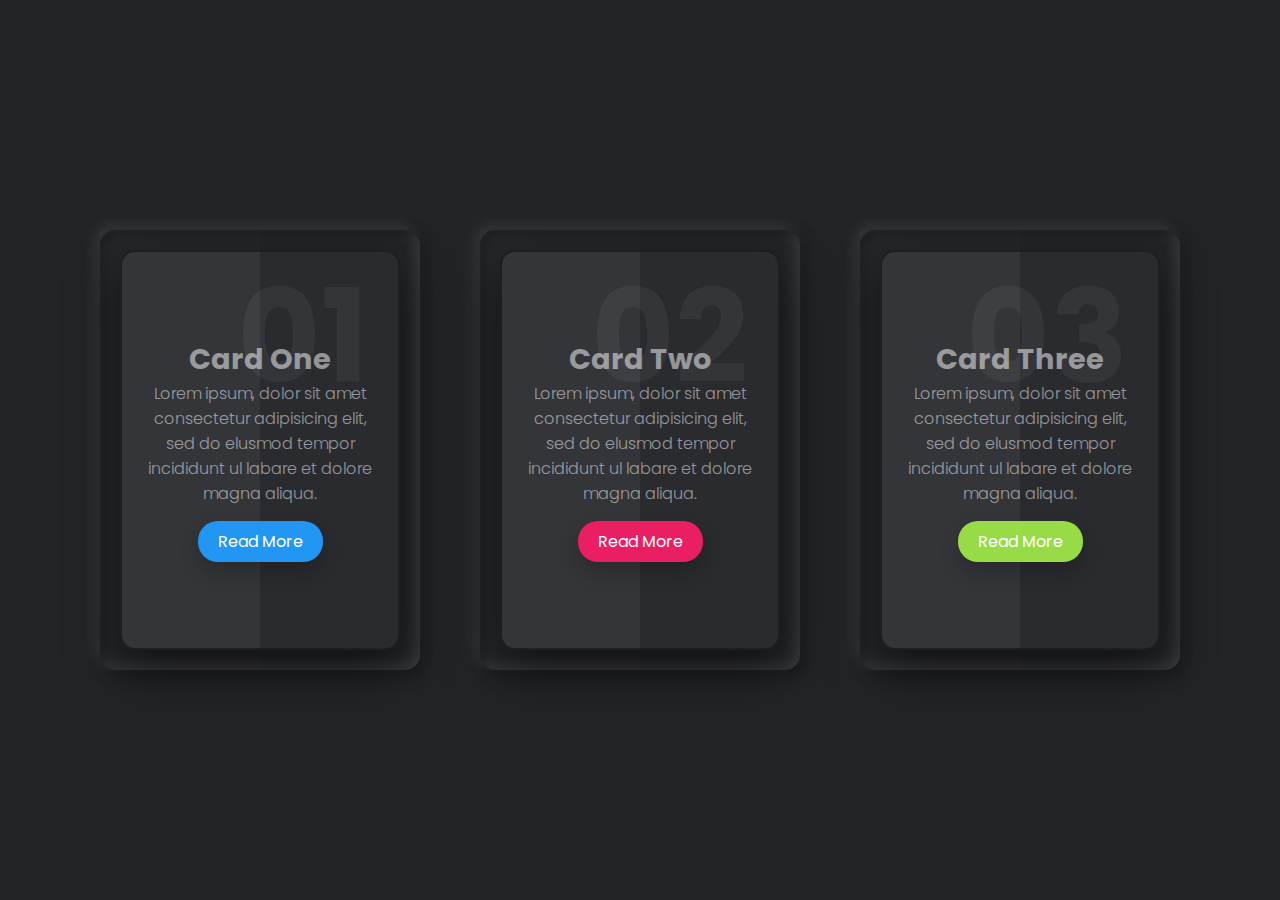
<file: 01_CSS_Dark_Neumorphism_Cards/index.html>
<!DOCTYPE html>
<html lang="en">
<head>
  <meta charset="UTF-8">
  <meta name="viewport" content="width=device-width, initial-scale=1.0">
  <title>CSS Dark Neumorphic Cards</title>
  <link rel ="stylesheet" href="style.css">
</head>
<body>
  <div class="container">
    <div class="card">
      <div class="box">
        <div class="content">
          <h2>01</h2>
          <h3>Card One</h3>
          <p>Lorem ipsum, dolor sit amet consectetur adipisicing elit, sed do elusmod tempor incididunt ul labare et dolore magna aliqua.</p>
          <a href="#">Read More</a>
        </div>
      </div>
    </div>
    <div class="card">
      <div class="box">
        <div class="content">
          <h2>02</h2>
          <h3>Card Two</h3>
          <p>Lorem ipsum, dolor sit amet consectetur adipisicing elit, sed do elusmod tempor incididunt ul labare et dolore magna aliqua.</p>
          <a href="#">Read More</a>
        </div>
      </div>
    </div>
    <div class="card">
      <div class="box">
        <div class="content">
          <h2>03</h2>
          <h3>Card Three</h3>
          <p>Lorem ipsum, dolor sit amet consectetur adipisicing elit, sed do elusmod tempor incididunt ul labare et dolore magna aliqua.</p>
          <a href="#">Read More</a>
        </div>
      </div>
    </div>
  </div>
</body>
</html>
</file>
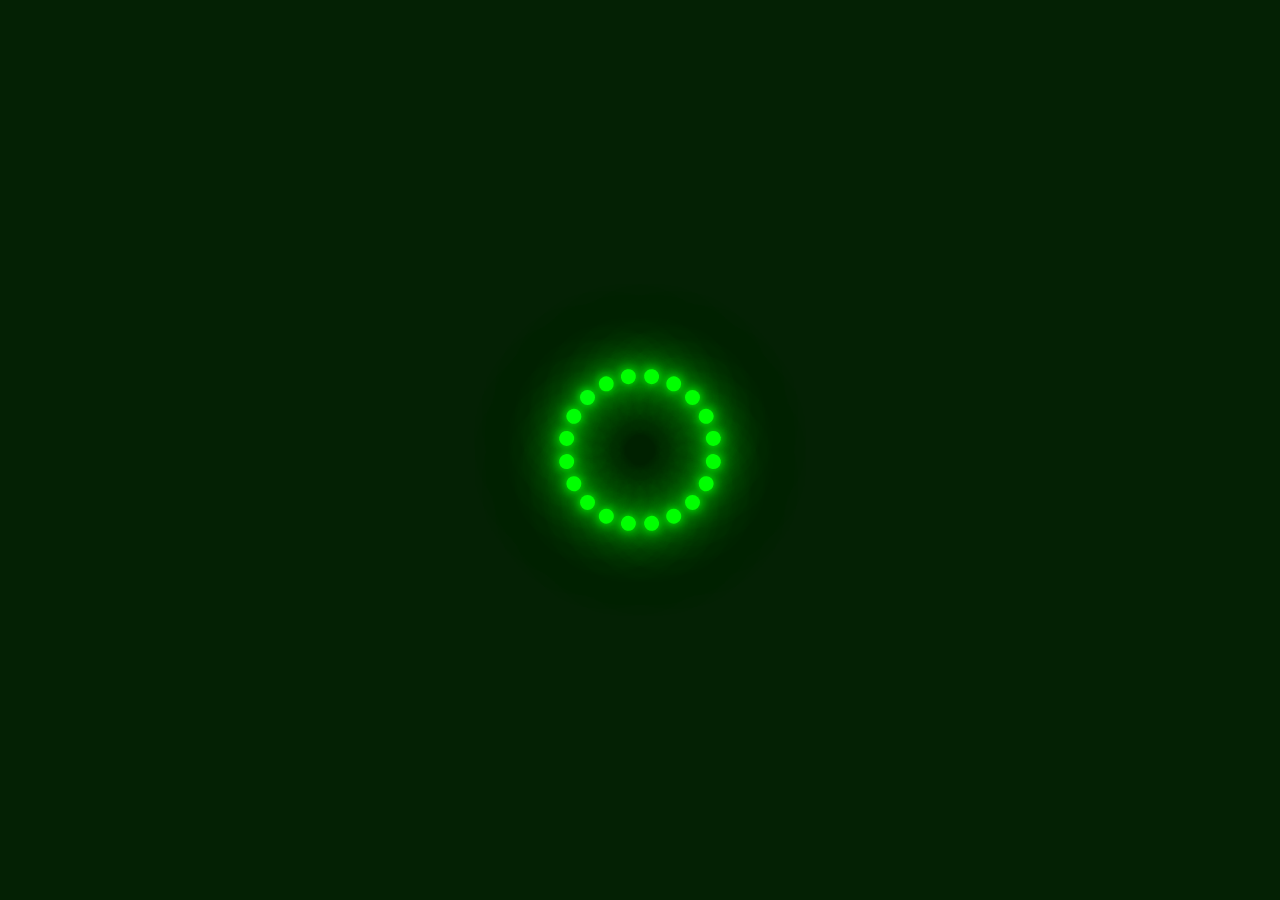
<file: 02_CCS_Creative_loading/index.html>
<!DOCTYPE html>
<html lang="en">
<head>
  <meta charset="UTF-8">
  <meta name="viewport" content="width=device-width, initial-scale=1.0">
  <link rel="stylesheet" href="style.css">
  <title>CSS Creative Loader Animation Effects</title>
</head>
<body>
  <section>
    <div class="loader">
      <span style="--i:1;"></span>
      <span style="--i:2;"></span>
      <span style="--i:3;"></span>
      <span style="--i:4;"></span>
      <span style="--i:5;"></span>
      <span style="--i:6;"></span>
      <span style="--i:7;"></span>
      <span style="--i:8;"></span>
      <span style="--i:9;"></span>
      <span style="--i:10;"></span>
      <span style="--i:11;"></span>
      <span style="--i:12;"></span>
      <span style="--i:13;"></span>
      <span style="--i:14;"></span>
      <span style="--i:15;"></span>
      <span style="--i:16;"></span>
      <span style="--i:17;"></span>
      <span style="--i:18;"></span>
      <span style="--i:19;"></span>
      <span style="--i:20;"></span>

    </div>
  </section>
  
</body>
</html>
</file>
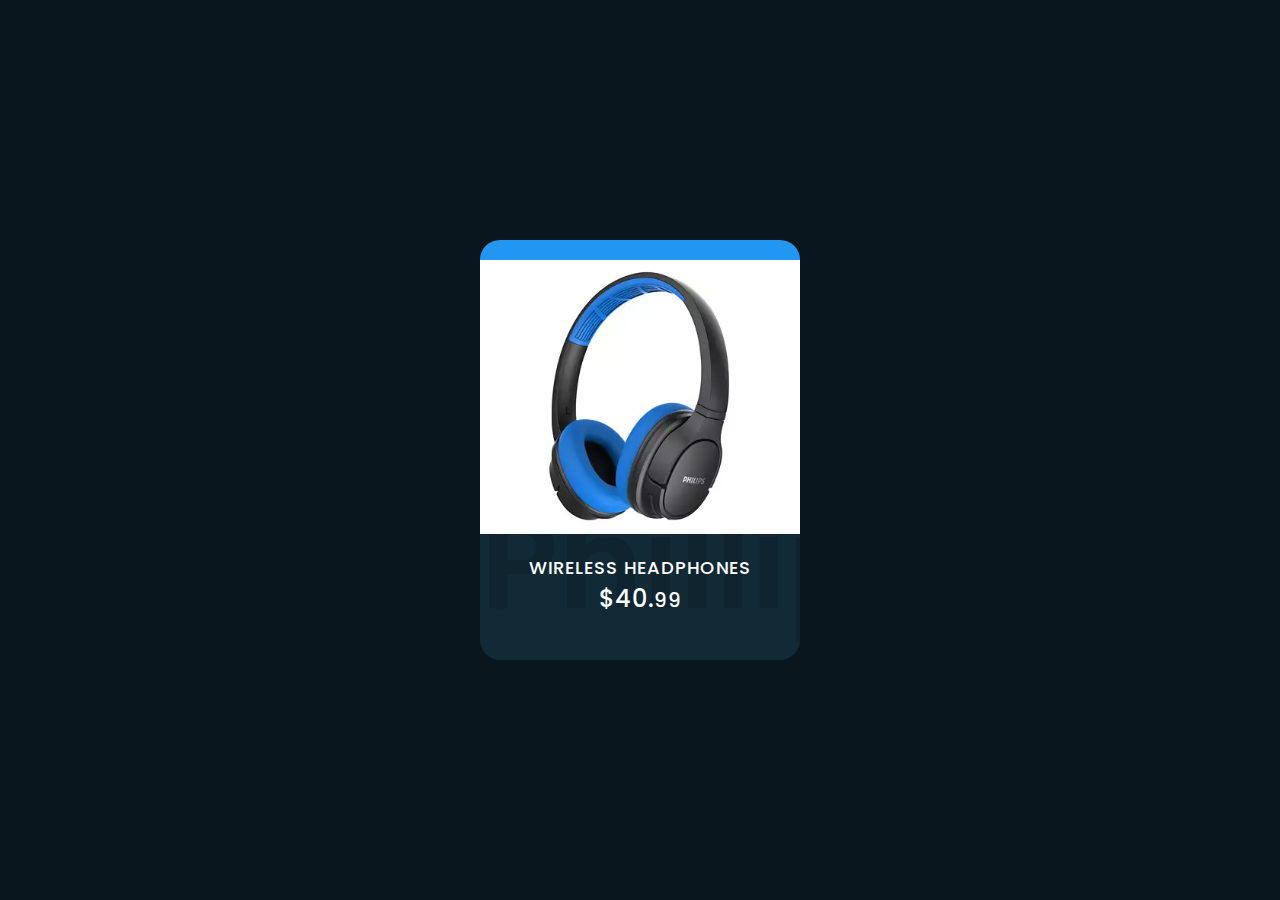
<file: 03_Simple_Product_Card/index.html>
<!DOCTYPE html>
<html lang="en">
<head>
  <meta charset="UTF-8">
  <meta name="viewport" content="width=device-width, initial-scale=1.0">
  <link rel="stylesheet" href="style.css">
  <title>Product Card | 2020</title>
</head>
<body>
  <div class="card">
    <div class="imgBx">
      <img src="headphone.png"/>
    </div>
    <div class="contentBx">
      <h3>Wireless Headphones</h3>
      <h2 class="price">$40.<small>99</small></h2>
      <a href="#" class="buy">Buy Now</a>
    </div>
  </div>
  
</body>
</html>
</file>
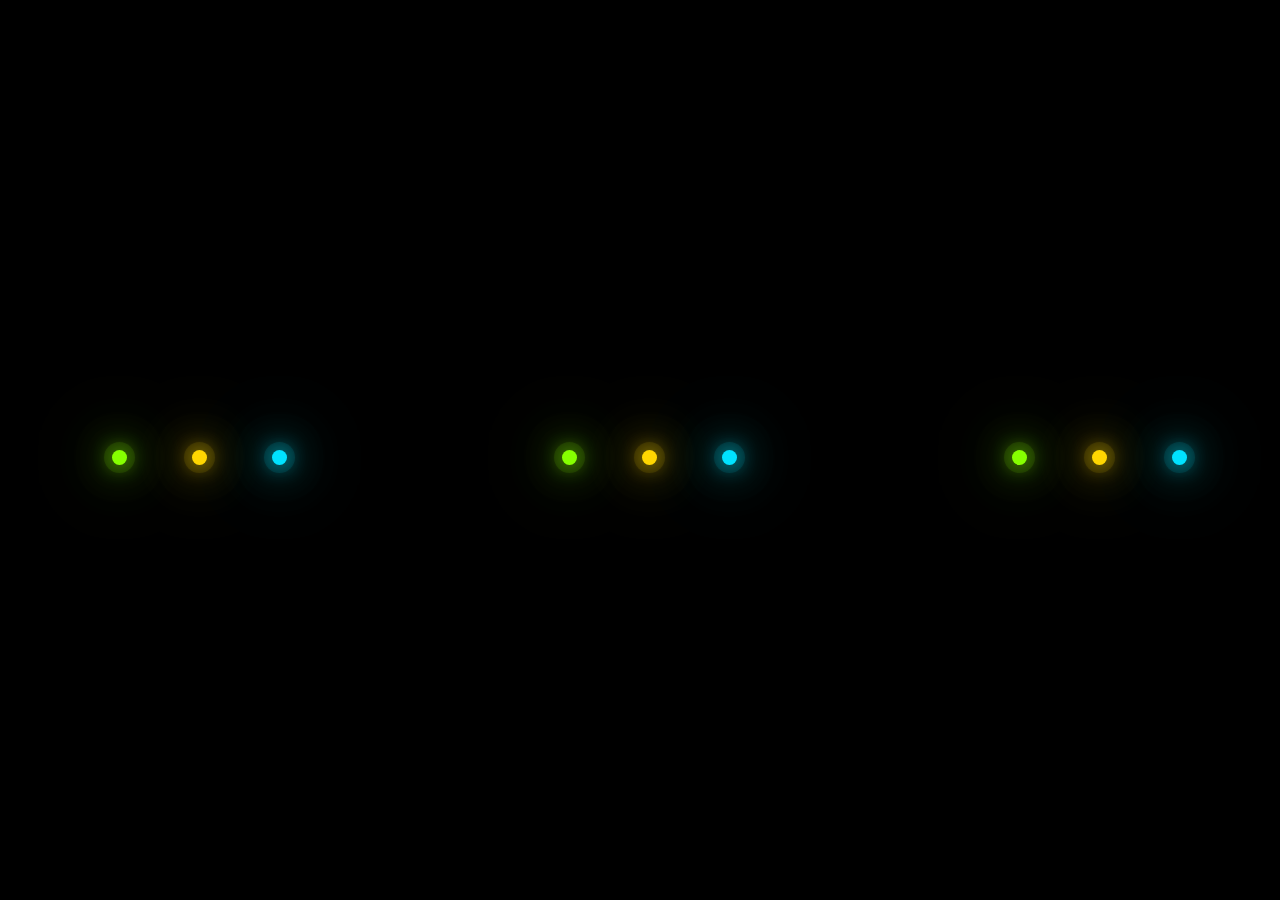
<file: 04_Particles_Background_Animation_Effects/index.html>
<!DOCTYPE html>
<html lang="en">
<head>
  <meta charset="UTF-8">
  <meta name="viewport" content="width=device-width, initial-scale=1.0">
  <link rel="stylesheet" type="text/css" href="style.css">
  <title>Glowing Dots Animation</title>
</head>
<body>
  <div class="glowing">
    <span style="--i:1;"></span>
    <span style="--i:2;"></span>
    <span style="--i:3;"></span>
  </div>
  <div class="glowing">
    <span style="--i:1;"></span>
    <span style="--i:2;"></span>
    <span style="--i:3;"></span>
  </div>
  <div class="glowing">
    <span style="--i:1;"></span>
    <span style="--i:2;"></span>
    <span style="--i:3;"></span>
  </div>
  <div class="glowing">
    <span style="--i:1;"></span>
    <span style="--i:2;"></span>
    <span style="--i:3;"></span>
  </div>
  
</body>
</html>
</file>
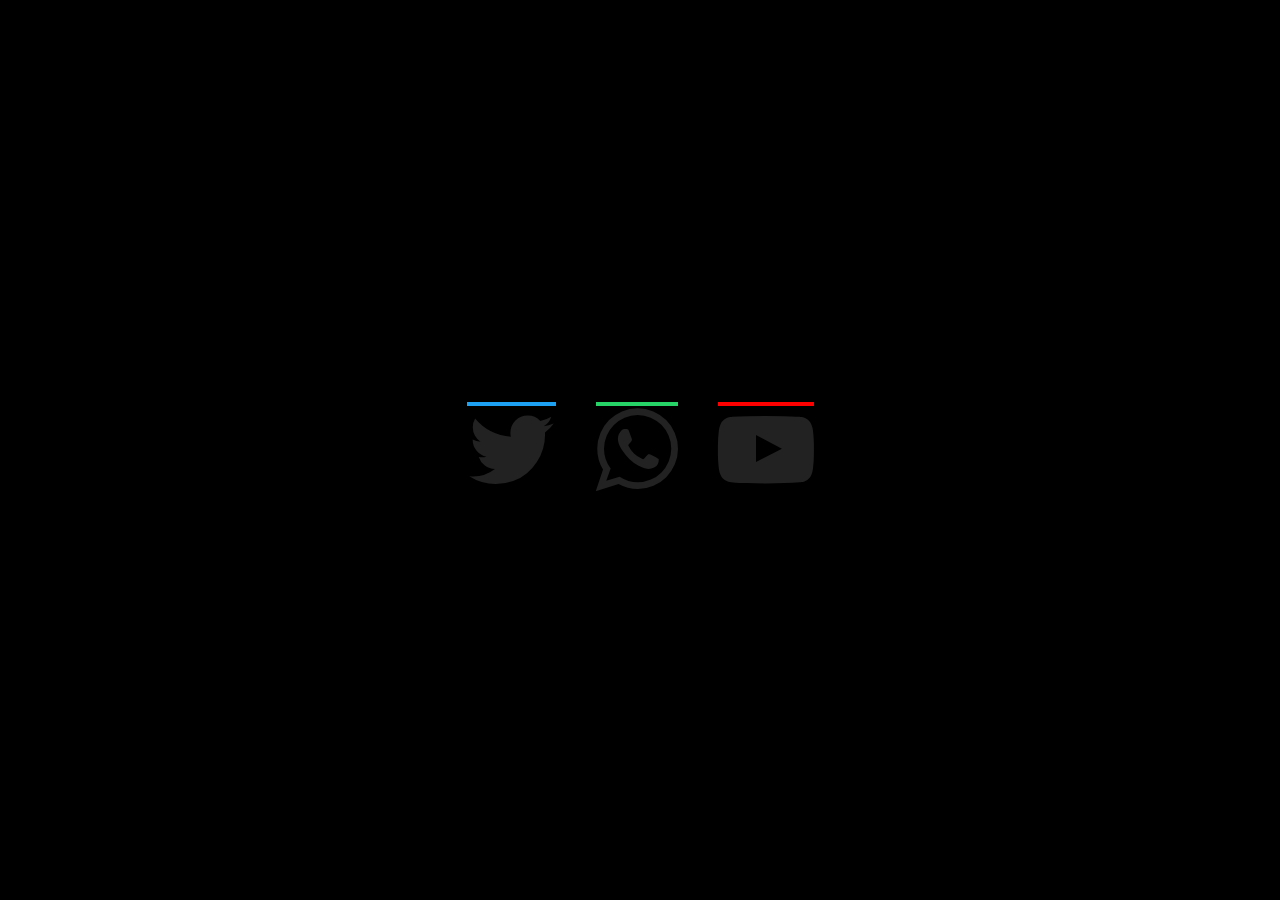
<file: 05_Social_Media_Buttons/index.html>
<!DOCTYPE html>
<html lang="en">
<head>
    <meta charset="UTF-8">
    <meta http-equiv="X-UA-Compatible" content="IE=edge">
    <meta name="viewport" content="width=device-width, initial-scale=1.0">
    <title>CSS Magic Line Icon Fill Hover Effects | Social Media Buttons</title>
    <link rel="stylesheet" href="https://stackpath.bootstrapcdn.com/font-awesome/4.7.0/css/font-awesome.min.css">
    <link rel="stylesheet" type="text/css" href="style.css">
</head>
<body>
    <ul>
        <li><a href="#"><i class="fa fa-twitter" aria-hidden="true"></i></a></li>
        <li><a href="#"><i class="fa fa-whatsapp" aria-hidden="true"></i></a></li>
        <li><a href="#"><i class="fa fa-youtube-play" aria-hidden="true"></i></a></li>
    </ul>
    
</body>
</html>
</file>
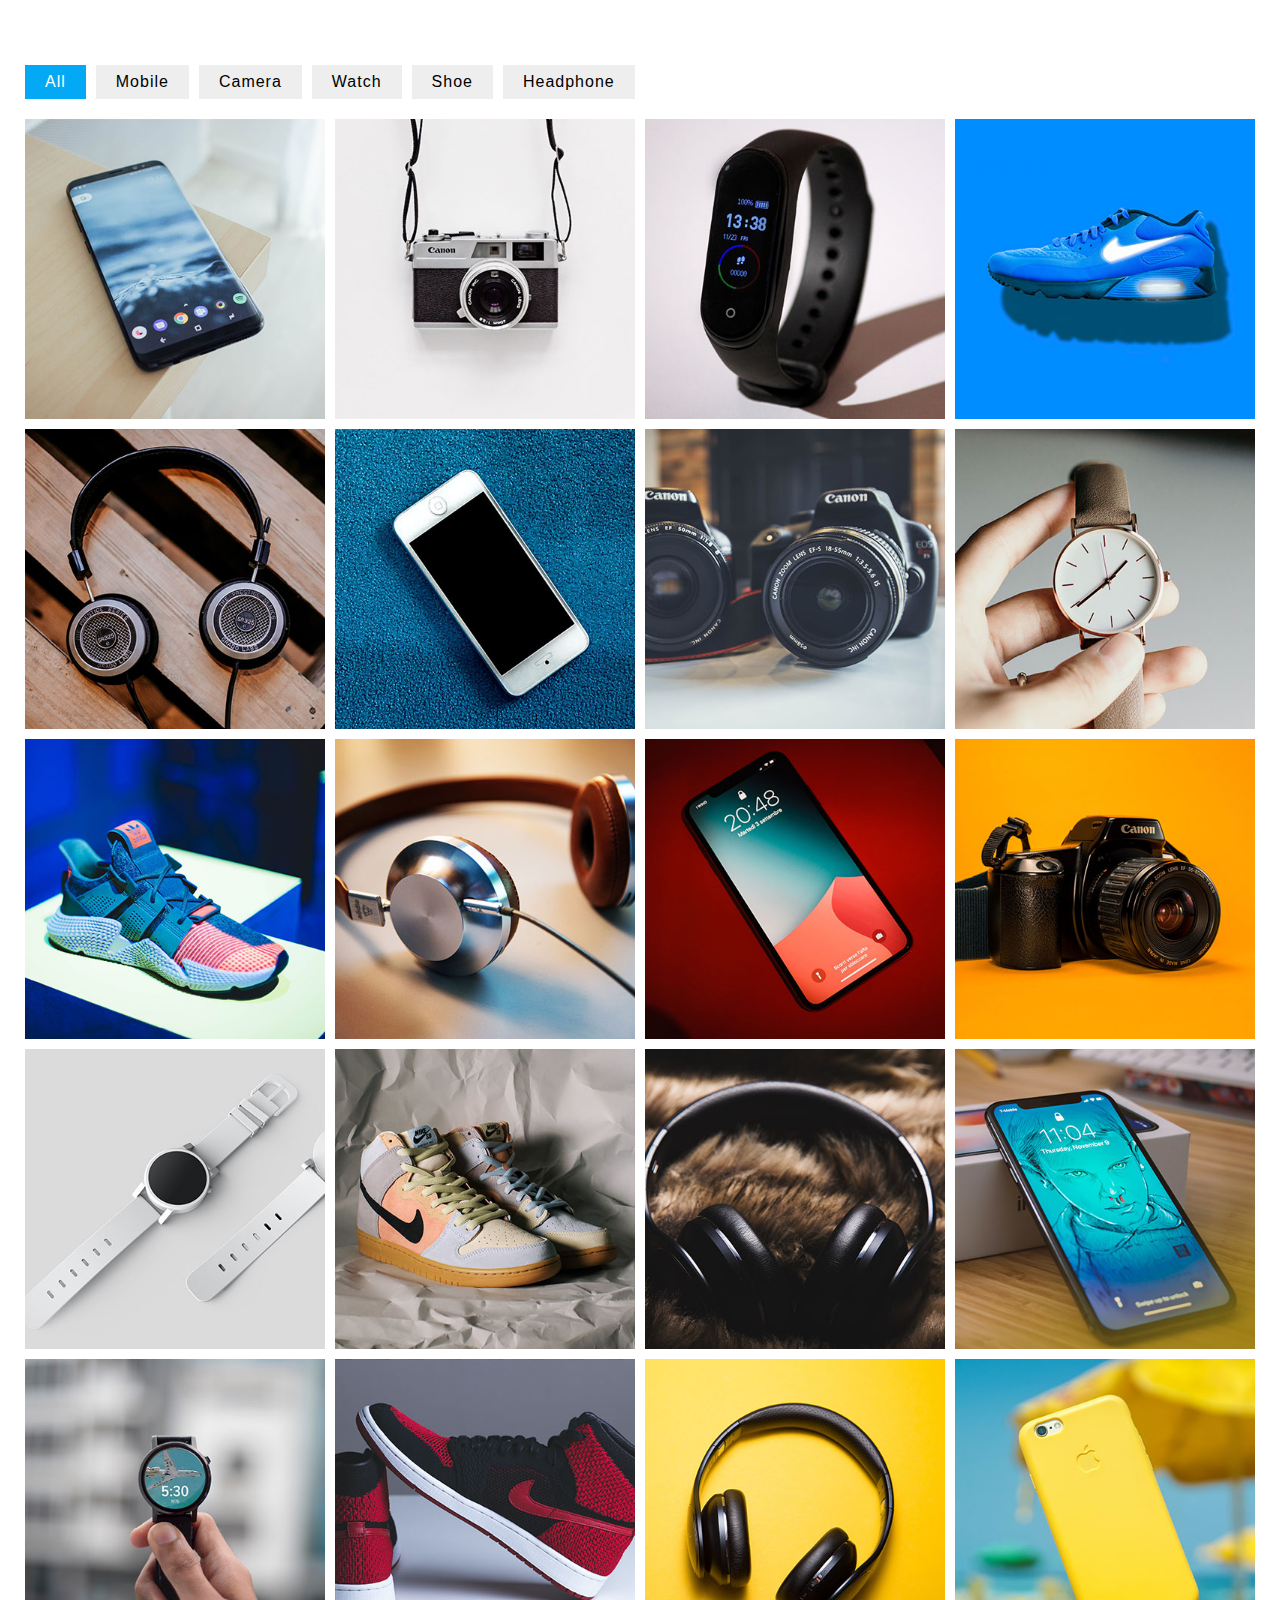
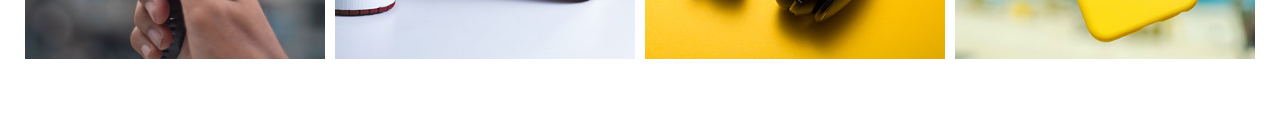
<file: 06_Portfolio_Filter_Gallery/index.html>
<!DOCTYPE html>
<html lang="en">
<head>
    <meta charset="UTF-8">
    <meta http-equiv="X-UA-Compatible" content="IE=edge">
    <meta name="viewport" content="width=device-width, initial-scale=1.0">
    <title>Product filter</title>
    <link rel="stylesheet" href="style.css">
</head>
<body>
    <section>
        <ul>
            <li class="list active" data-filter="all">All</li>
            <li class="list" data-filter="mobile">Mobile</li>
            <li class="list" data-filter="camera">Camera</li>
            <li class="list" data-filter="watch">Watch</li>
            <li class="list" data-filter="shoe">Shoe</li>
            <li class="list" data-filter="headphone">Headphone</li>
        </ul>
        <div class="product">
            <div class="itemBox mobile"><img src="images/mobile1.jpg"></div>
            <div class="itemBox camera"><img src="images/camera1.jpg"></div>
            <div class="itemBox watch"><img src="images/watch1.jpg"></div>
            <div class="itemBox shoe"><img src="images/shoe1.jpg"></div>
            <div class="itemBox headphone"><img src="images/headphone1.jpg"></div>
            <div class="itemBox mobile"><img src="images/mobile2.jpg"></div>
            <div class="itemBox camera"><img src="images/camera2.jpg"></div>
            <div class="itemBox watch"><img src="images/watch2.jpg"></div>
            <div class="itemBox shoe"><img src="images/shoe2.jpg"></div>
            <div class="itemBox headphone"><img src="images/headphone2.jpg"></div>
            <div class="itemBox mobile"><img src="images/mobile3.jpg"></div>
            <div class="itemBox camera"><img src="images/camera3.jpg"></div>
            <div class="itemBox watch"><img src="images/watch3.jpg"></div>
            <div class="itemBox shoe"><img src="images/shoe3.jpg"></div>
            <div class="itemBox headphone"><img src="images/headphone3.jpg"></div>
            <div class="itemBox mobile"><img src="images/mobile4.jpg"></div>
            <div class="itemBox watch"><img src="images/watch4.jpg"></div>
            <div class="itemBox shoe"><img src="images/shoe4.jpg"></div>
            <div class="itemBox headphone"><img src="images/headphone4.jpg"></div>
            <div class="itemBox mobile"><img src="images/mobile5.jpg"></div>
        </div>
    </section>
    <script src="https://code.jquery.com/jquery-3.6.0.js"
    integrity="sha256-H+K7U5CnXl1h5ywQfKtSj8PCmoN9aaq30gDh27Xc0jk="
    crossorigin="anonymous"></script>

    <script type="text/javascript">
        $(document).ready(function() {
            $('.list').click(function() {
                const value = $(this).attr('data-filter');
                if(value == 'all') {
                    $('.itemBox').show('1000');
                } else {
                    $('.itemBox').not('.'+value).hide('1000');
                    $('.itemBox').filter('.'+value).show('1000');
                }
            })
            // add active class on selected item
            $('.list').click(function() {
                $(this).addClass('active').siblings().removeClass('active');
            })
        })

    </script>
</body>
</html>
</file>
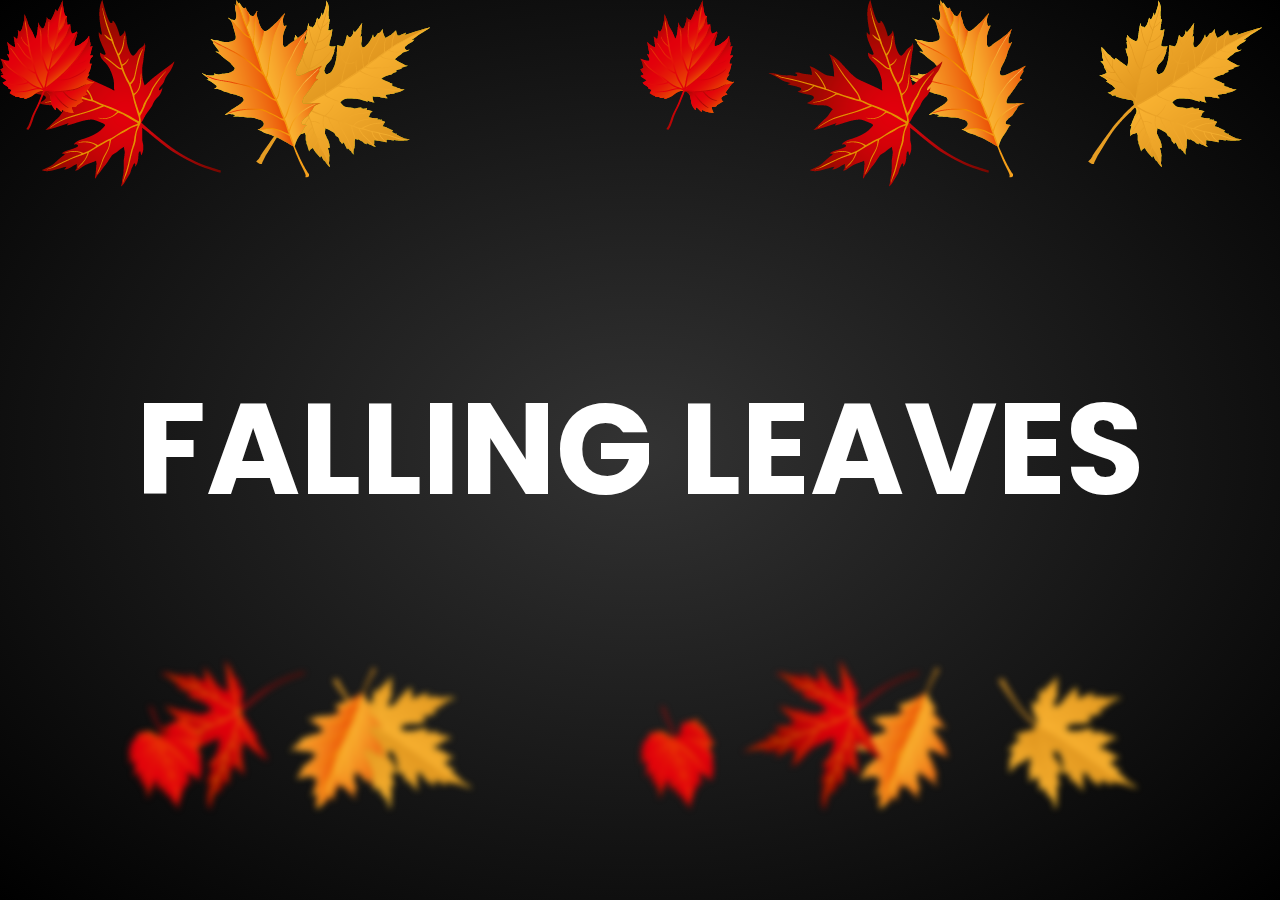
<file: 07_Pure_CSS_Leaves_Animation_Effects/index.html>
<!DOCTYPE html>
<html lang="en">
<head>
    <meta charset="UTF-8">
    <meta http-equiv="X-UA-Compatible" content="IE=edge">
    <meta name="viewport" content="width=device-width, initial-scale=1.0">
    <title>Pure CSS Leaves Animation Effects</title>
    <link rel="stylesheet" type="text/css" href="style.css">
</head>
<body>
    <section>
        <h2>Falling Leaves</h2>
        <div class="set">
            <div><img src="images/leaves1.png"></div>
            <div><img src="images/leaves2.png"></div>
            <div><img src="images/leaves3.png"></div>
            <div><img src="images/leaves4.png"></div>
            <div><img src="images/leaves1.png"></div>
            <div><img src="images/leaves2.png"></div>
            <div><img src="images/leaves3.png"></div>
            <div><img src="images/leaves4.png"></div>
        </div>
        <div class="set set2">
            <div><img src="images/leaves1.png"></div>
            <div><img src="images/leaves2.png"></div>
            <div><img src="images/leaves3.png"></div>
            <div><img src="images/leaves4.png"></div>
            <div><img src="images/leaves1.png"></div>
            <div><img src="images/leaves2.png"></div>
            <div><img src="images/leaves3.png"></div>
            <div><img src="images/leaves4.png"></div>
        </div>
        <div class="set set3">
            <div><img src="images/leaves1.png"></div>
            <div><img src="images/leaves2.png"></div>
            <div><img src="images/leaves3.png"></div>
            <div><img src="images/leaves4.png"></div>
            <div><img src="images/leaves1.png"></div>
            <div><img src="images/leaves2.png"></div>
            <div><img src="images/leaves3.png"></div>
            <div><img src="images/leaves4.png"></div>
        </div>
    </section>
</body>
</html>
</file>
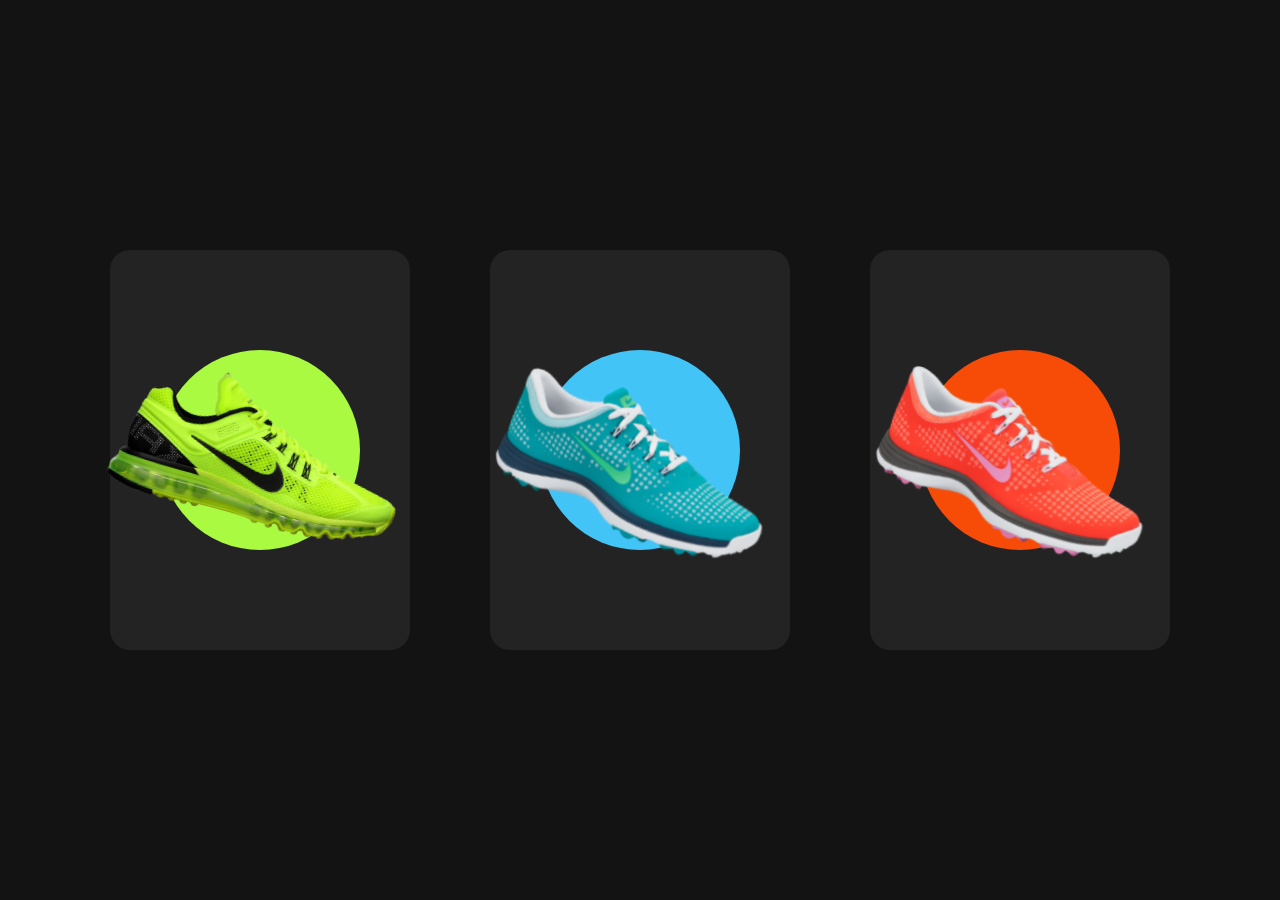
<file: 08_Mousemove_3D_Parallax_Tilt_Effect/index.html>
<!DOCTYPE html>
<html lang="en">
<head>
  <meta charset="UTF-8">
  <meta http-equiv="X-UA-Compatible" content="IE=edge">
  <meta name="viewport" content="width=device-width, initial-scale=1.0">
  <title>3D product card</title>
  <link rel="stylesheet" href="style.css">
</head>
<body>
  <div class="container">
    <div class="box">
        <h2 class="name">Product name</h2>
        <a href="#" class="buy">Buy Now</a>
        <div class="circle"></div>
        <img src="shoes1.png" alt="Image: Shoes_1" class="product">
    </div>
    <div class="box">
      <h2 class="name">Product name</h2>
      <a href="#" class="buy">Buy Now</a>
      <div class="circle"></div>
      <img src="shoes2.png" alt="Image: Shoes_2" class="product">
    </div>
    <div class="box">
      <h2 class="name">Product name</h2>
      <a href="#" class="buy">Buy Now</a>
      <div class="circle"></div>
      <img src="shoes3.png" alt="Image: Shoes_3" class="product">
    </div>
  </div>
  <script type="text/javascript" src="vanilla-tilt.min.js"></script>
  <script type="text/javascript">
    VanillaTilt.init(document.querySelectorAll(".box"), {
      max: 25,
      speed: 400
    });
  </script>
</body>
</html>
</file>
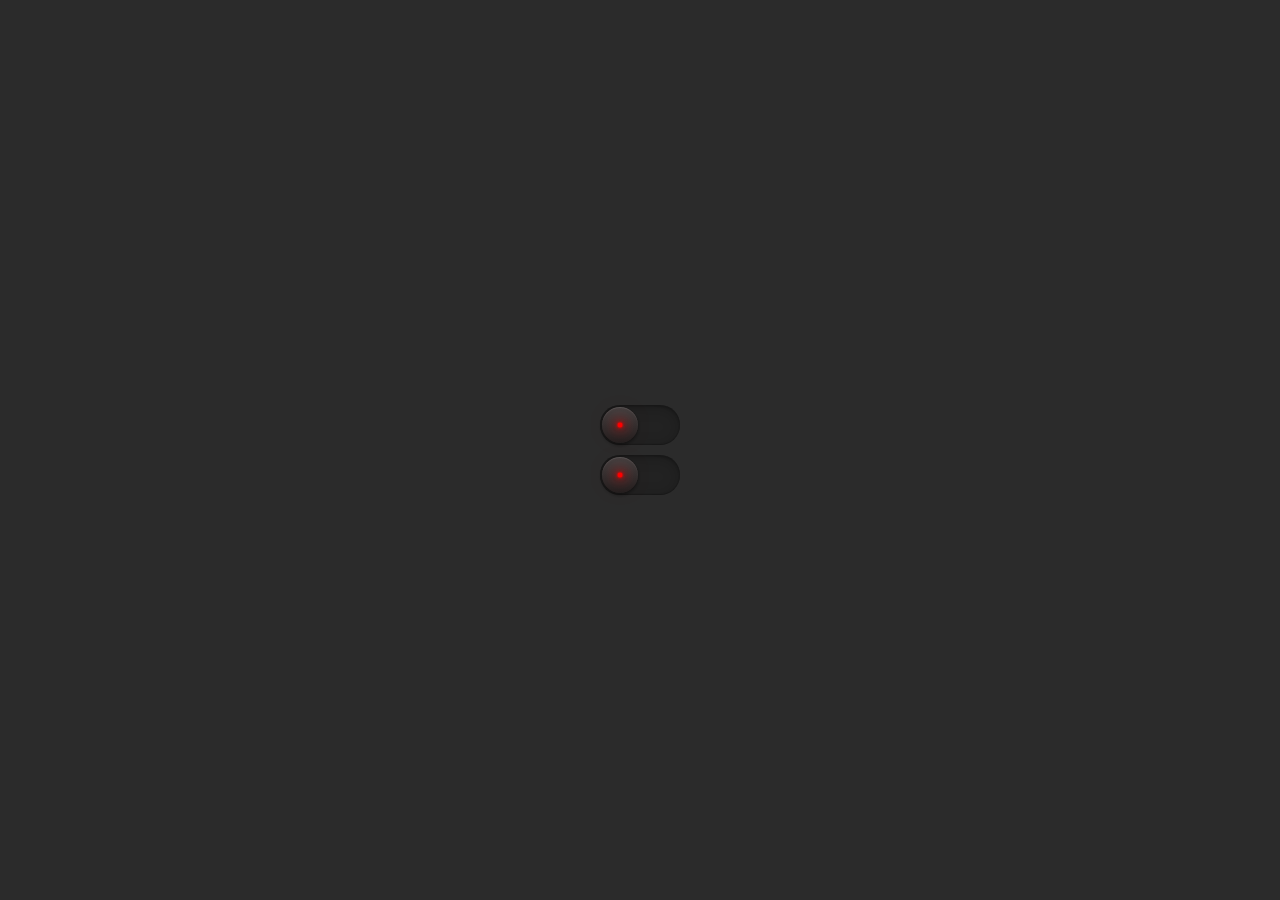
<file: 09_Custom_Checkbox/index.html>
<!DOCTYPE html>
<html lang="en">
<head>
    <meta charset="UTF-8">
    <meta http-equiv="X-UA-Compatible" content="IE=edge">
    <meta name="viewport" content="width=device-width, initial-scale=1.0">
    <title>CSS Custom Checkbox</title>
    <link rel="stylesheet" href="style.css">
</head>
<body>
    <label>
        <input type="checkbox">
        <span></span>
        <i class="indicator"></i>
    </label>
    <label>
        <input type="checkbox">
        <span></span>
        <i class="indicator"></i>
    </label>
</body>
</html>
</file>
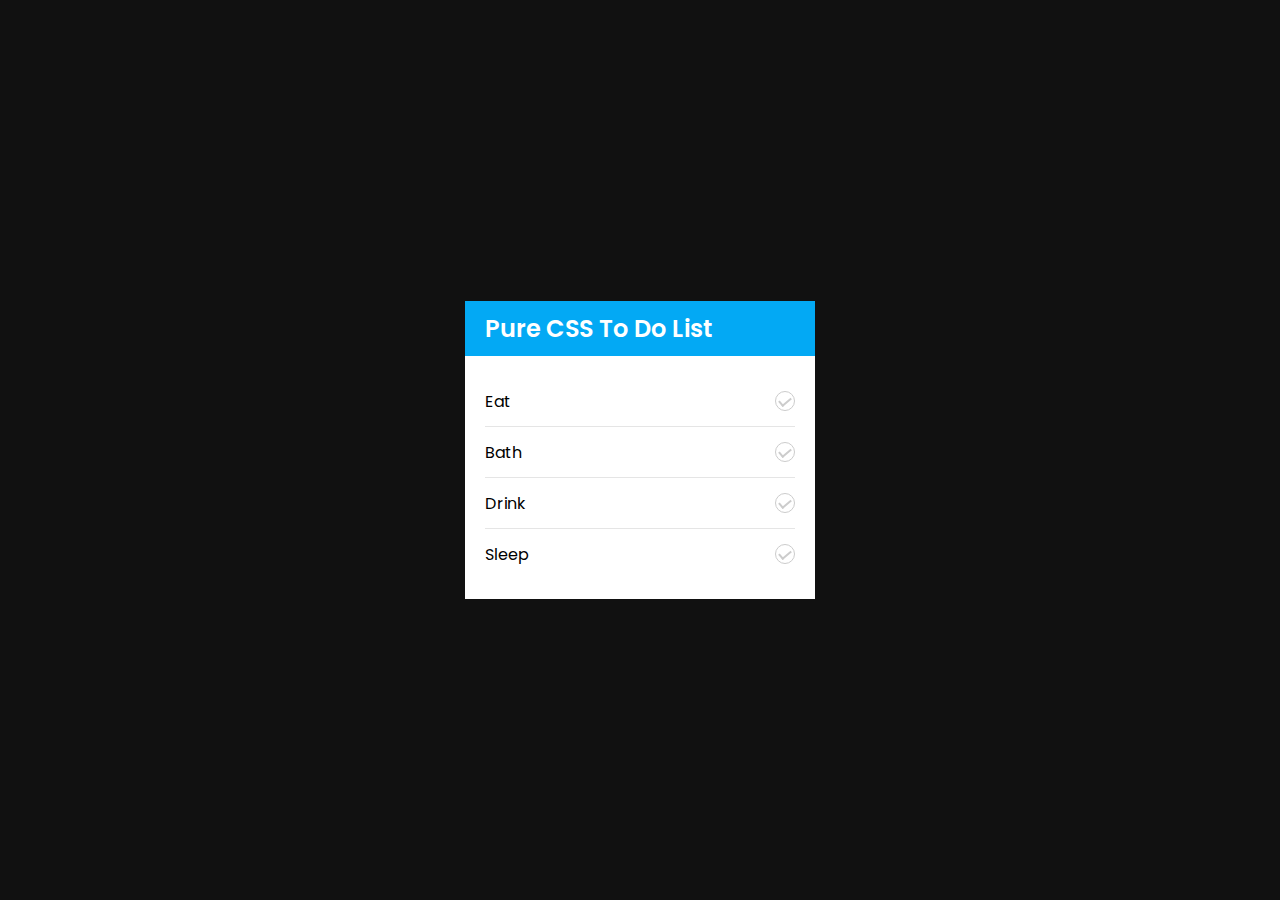
<file: 10_To_Do_List/index.html>
<!DOCTYPE html>
<html lang="en">
  <head>
    <meta charset="UTF-8" />
    <meta http-equiv="X-UA-Compatible" content="IE=edge" />
    <meta name="viewport" content="width=device-width, initial-scale=1.0" />
    <title>Pure CSS To Do List</title>
    <link rel="stylesheet" href="style.css" />
  </head>
  <body>
    <div class="list">
      <h2>Pure CSS To Do List</h2>
      <ul>
        <li>
          <label>
            <input type="checkbox" name="" />
            <p>Eat</p>
            <span></span>
          </label>
        </li>
        <li>
          <label>
            <input type="checkbox" name="" />
            <p>Bath</p>
            <span></span>
          </label>
        </li>
        <li>
          <label>
            <input type="checkbox" name="" />
            <p>Drink</p>
            <span></span>
          </label>
        </li>
        <li>
          <label>
            <input type="checkbox" name="" />
            <p>Sleep</p>
            <span></span>
          </label>
        </li>
      </ul>
    </div>
  </body>
</html>
</file>
<file: 01_CSS_Dark_Neumorphism_Cards/style.css>
@import url('https://fonts.googleapis.com/css?family=Poppins:200,300,400,500,600,700,800,900&display=swap');

* {
  margin: 0;
  padding: 0;
  box-sizing: border-box;
  font-family: 'Poppins', sans-serif;
}

body {
  display: flex;
  justify-content: center;
  align-items: center;
  flex-wrap: wrap;
  min-height: 100vh;
  background: #232427;
}

.container {
  display: flex;
  justify-content: center;
  align-items: center;
  flex-wrap: wrap;
  max-width: 1200px;
  margin: 40px 0;
}

.container .card {
  position: relative;
  min-width: 320px;
  height: 440px;
  box-shadow: inset 5px 5px 5px rgba(0,0,0,0.2),
              inset -5px -5px 15px rgba(255,255,255,0.1),
              5px 5px 15px rgba(0,0,0,0.3),
              -5px -5px 15px rgba(255,255,255,0.1);
  border-radius: 15px;
  margin: 30px;
}

.container .card::before {
  content: '';
  position: absolute;
  top: 0;
  left: 0;
  width: 50%;
  height: 100%;
  background: rgba(255,255,255,0.01);
}

.container .card .box {
  position: absolute;
  top: 20px;
  left: 20px;
  right: 20px;
  bottom: 20px;
  background: #2a2b2f;
  border: 2px solid #1e1f23;
  border-radius: 15px;
  box-shadow: 0 20px 50px rgba(0,0,0,0.5);
  transition: 0.5s;
  display: flex;
  justify-content: center;
  align-items: center;
  overflow: hidden;
}

.container .card .box::before {
  content: '';
  position: absolute;
  top: 0;
  left: 0;
  width: 50%;
  height: 100%;
  background: rgba(255,255,255,0.05);
  pointer-events: none;
}

.container .card .box:hover {
  transform: translateY(-50px);
  box-shadow: 0 40px 70px rgba(0,0,0,0.5)
}

.container .card .box .content {
  padding: 20px;
  text-align: center;
}

.container .card .box .content h2 {
  position: absolute;
  top: -10px;
  right: 30px;
  font-size: 8em;
  color: rgba(255,255,255,0.05);
}

.container .card .box .content h3 {
  font-size: 1.8em;
  color: rgba(255,255,255,0.5);
  z-index: 1;
  transition: 0.5s;
}

.container .card .box .content p {
  font-size: 16px;
  font-weight: 300;
  color: rgba(255,255,255,0.5);
  z-index: 1;
  transition: 0.5s;
}

.container .card .box .content a {
  position: relative;
  display: inline-block;
  padding: 8px 20px;
  background: #000;
  margin-top: 15px;
  border-radius: 20px;
  text-decoration: none;
  font-weight: 400;
  color: #fff;
  box-shadow: 0 10px 20px rgba(0,0,0,0.2);
}

.container .card:nth-child(1) .box .content a {
  background: #2196f3;
}

.container .card:nth-child(2) .box .content a {
  background: #e91e63;
}

.container .card:nth-child(3) .box .content a {
  background: #97dc47;
}
</file>
<file: 03_Simple_Product_Card/style.css>
@import url('https://fonts.googleapis.com/css?family=Poppins:200,300,400,500,600,700,800,900&display=swap');

* {
  margin: 0;
  padding: 0;
  font-family: 'Poppins', sans-serif;
}

body {
  display: flex;
  justify-content: center;
  align-items: center;
  min-height: 100vh;
  background: #09161d;
}

.card {
  position: relative;
  width: 320px;
  height: 420px;
  background: #122936;
  border-radius: 20px;
  overflow: hidden;
}

.card:before {
  content: '';
  position: absolute;
  top: -50%;
  width: 100%;
  height: 100%;
  background: #2196f3;
  transform: skewY(345deg);
  transition: 0.5s;
}

.card:hover::before {
  top: -70%;
  transform: skewY(390deg);
}

.card::after {
  content: 'Phillips';
  position: absolute;
  bottom: 0;
  left: 0;
  font-weight: 600;
  font-size: 8em;
  color: rgba(0, 0, 0, 0.1)
}

.card .imgBx {
  position: relative;
  width: 100%;
  display: flex;
  justify-content: center;
  padding-top: 20px;
  z-index: 1;
}

.card .imgBx img {
  max-width: 100%;
  transition: 0.5s;
}

.card:hover .imgBx img {
  max-width: 50%;
}

.card .contentBx {
  position: relative;
  padding: 20px;
  display:flex;
  justify-content: center;
  align-items: center;
  flex-direction: column;
  z-index: 1;
}

.card .contentBx h3 {
  font-size: 18px;
  color: #fff;
  font-weight: 500;
  text-transform: uppercase;
  letter-spacing: 1px;
}

.card .contentBx .price {
  font-size: 24px;
  color: #fff;
  font-weight: 500;
  letter-spacing: 1px;
}

.card .contentBx .buy {
  position: relative;
  top: 200px;
  opacity: 0;
  padding: 10px 30px;
  margin-top: 15px;
  color: #fff;
  text-decoration: none;
  background: #2196f3;
  border-radius: 30px;
  text-transform: uppercase;
  letter-spacing: 1px;
  transition: 0.5s;
}

.card:hover .contentBx .buy {
  top: 0;
  opacity: 1;
}
</file>
<file: 04_Particles_Background_Animation_Effects/style.css>
* {
  margin: 0;
  padding: 0;
}

body {
  display: flex;
  justify-content: center;
  align-items: center;
  width: 100%;
  min-height: 100vh;
  background: #000;
  overflow: hidden;
}

.glowing {
  position: relative;
  min-width: 750px;
  height: 750px;
  margin: -150px;
  transform-origin: right;
  animation: colorChange 5s linear infinite;
}

.glowing:nth-child(even) {
  transform-origin: left;
}

@keyframes colorChange {
  0% {
    filter: hue-rotate(0deg);
    transform: rotate(0deg);
  }
  100% {
    filter: hue-rotate(360deg);
    transform: rotate(360deg);
  }
}

.glowing span {
  position: absolute;
  top: calc(80px * var(--i));
  left: calc(80px * var(--i));
  bottom: calc(80px * var(--i));
  right: calc(80px * var(--i));
}

.glowing span::before {
  content: '';
  position: absolute;
  top: 50%;
  left: -8px;
  width: 15px;
  height: 15px;
  background: #f00;
  border-radius: 50%;
}

.glowing span:nth-child(3n + 1):before {
  background: rgba(134,255,0,1);
  box-shadow: 0 0 20px rgba(134,255,0,1),
              0 0 40px rgba(134,255,0,1),
              0 0 60px rgba(134,255,0,1),
              0 0 80px rgba(134,255,0,1),
              0 0 0 8px rgba(134,255,0,.1);
}


.glowing span:nth-child(3n + 2):before {
  background: rgba(255,214,0,1);
  box-shadow: 0 0 20px rgba(255,214,0,1),
              0 0 40px rgba(255,214,0,1),
              0 0 60px rgba(255,214,0,1),
              0 0 80px rgba(255,214,0,1),
              0 0 0 8px rgba(255,214,0,.1);
}

.glowing span:nth-child(3n + 3):before {
  background: rgba(0,226,255,1);
  box-shadow: 0 0 20px rgba(0,226,255,1),
              0 0 40px rgba(0,226,255,1),
              0 0 60px rgba(0,226,255,1),
              0 0 80px rgba(0,226,255,1),
              0 0 0 8px rgba(0,226,255,.1);
}

.glowing span:nth-child(3n + 1) {
  animation: animate 10s alternate infinite;
}

.glowing span:nth-child(3n + 2) {
  animation: animate-reverse 3s alternate infinite;
}

.glowing span:nth-child(3n + 3) {
  animation: animate 8s alternate infinite;
}


@keyframes animate {
  0% {
    transform: rotate(0deg);
  }
  100% {
    transform: rotate(360deg);
  }
}

@keyframes animate-reverse {
  0% {
    transform: rotate(360deg);
  }
  100% {
    transform: rotate(0deg);
  }
}

@keyframes animate {
  0% {
    transform: rotate(0deg);
  }
  100% {
    transform: rotate(360deg);
  }
}
</file>
<file: 05_Social_Media_Buttons/style.css>
* {
    margin: 0;
    padding: 0;
    box-sizing: border-box;
}

body {
    display: flex;
    justify-content: center;
    align-items: center;
    min-height: 100vh;
    background: #000;
}

ul {
    position: relative;
    display: flex;
}

ul li {
    position: relative;
    list-style: none;
    margin: 0 20px;
    cursor: pointer;
}

ul li a {
    text-decoration: none;
}

ul li a .fa {
    font-size: 6em;
    color: #222;
}

ul li::before {
    font-family: fontAwesome;
    position: absolute;
    top: 0;
    left: 0;
    font-size: 6em;
    height: 0;
    overflow: hidden;
    transition: 0.5s ease-in-out;
}

ul li:nth-child(1)::before {
    content: '\f099';
    color: #1da1f2;
    border-bottom: 4px solid #1da1f2;
}

ul li:nth-child(2)::before {
    content: '\f232';
    color: #25d366;
    border-bottom: 4px solid #25d366;
}

ul li:nth-child(3)::before {
    content: '\f16a';
    color: #ff0000;
    border-bottom: 4px solid #ff0000;
}

ul li:hover::before {
    height: 100%;
}
</file>
<file: 06_Portfolio_Filter_Gallery/style.css>
* {
    margin: 0;
    padding: 0;
    box-sizing: border-box;
    font-family: 'Poppins', sans-serif;
}

section {
    padding: 20px;
    width: 1280px;
    margin: 40px auto;
}

section ul {
    display: flex;
    margin-bottom: 10px;
}

section ul li {
    list-style: none;
    background: #eee;
    padding: 8px 20px;
    margin: 5px;
    letter-spacing: 1px;
    cursor: pointer;
}

section ul li.active {
    background: #03a9f4;
    color: #fff;
}

.product {
    display: flex;
    flex-wrap: wrap;
}

.product .itemBox {
    position: relative;
    width: 300px;
    height: 300px;
    margin: 5px;
}

.product .itemBox img {
    position: absolute;
    top: 0;
    left: 0;
    width: 100%;
    height: 100%;
    object-fit: cover;
}
</file>
<file: 07_Pure_CSS_Leaves_Animation_Effects/style.css>
@import url('https://fonts.googleapis.com/css2?family=Poppins:wght@200;300;400;500;600;700;800;900&display=swap');

* {
    margin: 0;
    padding: 0;
    box-sizing: border-box;
    font-family: 'Poppins', sans-serif;
}

section {
    position: relative;
    width: 100%;
    height: 100vh;
    background: radial-gradient(#333,#000);
    overflow: hidden;
    display: flex;
    justify-content: center;
    align-items: center;
}

section h2 {
    color: #fff;
    font-size: 8em;
    text-transform: uppercase;
}

section .set {
    position: absolute;
    width: 100%;
    height: 100%;
    top: 0;
    left: 0;
    pointer-events: none;
}

section .set div {
    position: absolute;
    display: block;
}


section .set div:nth-child(1) {
    left: 20%;
    animation: animate 15s linear infinite;
    animation-delay: -7s;
}

section .set div:nth-child(2) {
    left: 50%;
    animation: animate 20s linear infinite;
    animation-delay: -5s;
}

section .set div:nth-child(3) {
    left: 70%;
    animation: animate 20s linear infinite;
    animation-delay: 0s;
}

section .set div:nth-child(4) {
    left: 0%;
    animation: animate 15s linear infinite;
    animation-delay: -5s;
}

section .set div:nth-child(5) {
    left: 85%;
    animation: animate 18s linear infinite;
    animation-delay: -10s;
}

section .set div:nth-child(6) {
    left: 0%;
    animation: animate 12s linear infinite;
}

section .set div:nth-child(7) {
    left: 15%;
    animation: animate 14s linear infinite;
}

section .set div:nth-child(8) {
    left: 60%;
    animation: animate 15s linear infinite;
}

@keyframes animate {
    0% {
        opacity: 0;
        top: -10%;
        transform: translateX (20px) rotate(0deg);
    }
    10% {
        opacity: 1;
    }
    20% {
        transform: translateX(-20px) rotate(45deg);
    }
    40% {
        transform: translateX(-20px) rotate(90deg);
    }
    60% {
        transform: translateX(20px) rotate(180deg);
    }
    80% {
        transform: translateX(-20px) rotate(180deg);
    }
    100% {
        top: 110%;
        transform: translateX(-20px) rotate(225deg);
    }

}

.set2 {
    transform: scale(2) rotateY(180deg);
    filter: blur(2px);
}

.set3 {
    transform: scale(0.8) rotateX(180deg);
    filter: blur(4px);
}
</file>
<file: 08_Mousemove_3D_Parallax_Tilt_Effect/style.css>
@import url('https://fonts.googleapis.com/css2?family=Poppins:wght@300;400;500;600;700;800;900&display=swap');

* {
    margin: 0;
    padding: 0;
    font-family: 'Poppins', sans-serif;
}

body {
    display: flex;
    justify-content: center;
    align-items: center;
    min-height: 100vh;
    background: #131313;
}

.container {
    position: relative;
    display: flex;
    justify-content: center;
    align-items: center;
    flex-wrap: wrap;
    width: 1200px;
    transform-style: preserve-3d;
}

.container .box {
    position: relative;
    width: 300px;
    height: 400px;
    margin: 40px;
    background: #232323;
    border-radius: 20px;
    transform-style: preserve-3d;
}

.container .box::before {
    content: 'NIKE';
    position: absolute;
    top: 20px;
    left: 20px;
    font-size: 6em;
    font-weight: 900;
    color: #fff;
    font-style: italic;
    opacity: 0;
    transition: 0.05s;
}

.container .box::after {
    content: 'SHOES';
    position: absolute;
    bottom: 20px;
    right: 20px;
    font-size: 5em;
    font-weight: 900;
    color: #fff;
    font-style: italic;
    opacity: 0;
    transition: 0.5s;
}

.container .box:hover::before,
.container .box:hover::after {
    opacity: 0.04;
}

.container .box .name {
    position: absolute;
    top: 0;
    left: 0;
    text-align: center;
    color: #fff;
    width: 100%;
    transform-style: preserve-3d;
    transform: translate3d(0,0,75px);
    transition: 0.5s;
    opacity: 0;
    z-index: 10;
}

.container .box:hover .name {
    top: 40px;
    opacity: 1;
}

.container .box .buy {
    position: absolute;
    bottom: 0;
    left: 50%;
    transform-style: preserve-3d;
    transform: translate3d(-50%,0,75px);
    color: #fff;
    background: #333;
    padding: 10px 25px;
    border-radius: 30px;
    text-decoration: none;
    transition: 0.5s;
    opacity: 0;
    z-index: 10;
}

.container .box:hover .buy {
    bottom: 30px;
    opacity: 1;
}

.container .box .circle {
    position: absolute;
    top: 50%;
    left: 50%;
    width: 200px;
    height: 200px;
    border-radius: 50%;
    transition: 0.5s;
    background: #fff;
    transform-style: preserve-3d;
    z-index: 1;
    opacity: 1;
    transform: translate3d(-50%,-50%,0px);
    
}

.container .box .product {
    position: absolute;
    top: 50%;
    left: 50%;
    max-width: 300px;
    transition: 0.5s;
    z-index: 11;
    transition: 0.5s;
    transform-style: preserve-3d;
    transform: translate3d(-50%,-50%,50px) rotate(15deg);
}
.container .box:hover .product {
    transform: translate3d(-50%,-50%,100px) rotate(15deg);
}

.container .box:nth-child(1) .circle,
.container .box:nth-child(1) .buy {
    background: rgb(170, 250, 66);
}

.container .box:nth-child(2) .circle,
.container .box:nth-child(2) .buy {
    background: rgb(67, 196, 247);
}

.container .box:nth-child(3) .circle,
.container .box:nth-child(3) .buy {
    background: rgb(247, 76, 8);
}
</file>
<file: 09_Custom_Checkbox/style.css>
* {
  margin: 0;
  padding: 0;
  box-sizing: border-box;
}

body {
  display: flex;
  justify-content: center;
  align-items: center;
  min-height: 100vh;
  flex-direction: column;
  background: #2b2b2b;
}

label {
  position: relative;
  margin: 5px 0;
  cursor: pointer;
}

label input {
  appearance: none;
  display: none;
}

label span {
  position: relative;
  display: block;
  width: 80px;
  height: 40px;
  background: #222;
  border-radius: 40px;
  box-shadow: inset 0 2px 15px rgba(0,0,0,0.2),
              inset 0 2px 2px rgba(0,0,0,0.2),
              inset 0 -1px 1px rgba(0,0,0,0.2);
}

label .indicator {
  position: absolute;
  top: 0;
  left: 0;
  width: 40px;
  height: 40px;
  background: linear-gradient(to bottom, #444, #222);
  border-radius: 50%;
  box-shadow: 0 2px 5px rgba(0,0,0,0.5),
              inset 0 1px 1px rgba(255,255,255,0.1);
  transition: 0.5s;
  transform: scale(0.9);
}

label input:checked ~ .indicator {
  left: 40px;

}

label .indicator::before {
  content: '';
  position: absolute;
  top: 50%;
  left: 50%;
  transform: translate(-50%, -50%);
  width: 5px;
  height: 5px;
  background: #f00;
  border-radius: 50%;
  transition: 0.5s;
  box-shadow: 0 0 2px #f00,
              0 0 2px #f00,
              0 0 5px #f00,
              0 0 10px #f00,
              0 0 15px #f00,
              0 0 20px #f00,
              0 0 25px #f00,
              0 0 30px #f00,
              0 0 40px #f00;
}

label input:checked ~ .indicator::before {
  background: #0f0;
  box-shadow: 0 0 2px #0f0,
              0 0 2px #0f0,
              0 0 5px #0f0,
              0 0 10px #0f0,
              0 0 15px #0f0,
              0 0 20px #0f0,
              0 0 25px #0f0,
              0 0 30px #0f0,
              0 0 40px #0f0;
}
</file>
<file: 10_To_Do_List/style.css>
@import url('https://fonts.googleapis.com/css2?family=Poppins:wght@300;400;500;600;700;800;900&display=swap');

* {
  margin: 0;
  padding: 0;
  box-sizing: border-box;
  font-family: 'Poppins', sans-serif;
}

body {
  display: flex;
  justify-content: center;
  align-items: center;
  min-height: 100vh;
  background: #111;
}

.list {
  position: relative;
  background: #fff;
  width: 350px;
}

.list h2 {
  background: #03a9f4;
  color: #fff;
  padding: 10px 20px;
  font-weight: 600;
}

.list ul {
  position: relative;
  padding: 20px;
}

.list ul li {
  position: relative;
  list-style: none;
  padding: 15px 0;
  border-bottom: 1px solid rgba(0, 0, 0, 0.1);
}

.list ul li:last-child {
  border-bottom: none;
}

.list ul li label {
  position: relative;
  display: flex;
  justify-content: space-between;
  align-items: center;
  cursor: pointer;
}

.list ul li label input {
  visibility: hidden;
  appearance: none;
}

.list ul li label p {
  position: absolute;
}

.list ul li label span {
  position: relative;
  width: 20px;
  height: 20px;
  border: 1px solid #ccc;
  border-radius: 50%;
  display: flex;
  justify-content: center;
  align-items: center;
}

.list ul li label span:before {
  content: '';
  position: absolute;
  top: 5px;
  width: 10px;
  height: 5px;
  border-left: 2px solid #ccc;
  border-bottom: 2px solid #ccc;
  transform: rotate(-40deg);
}

.list ul li label input:checked ~ p {
  text-decoration: line-through;
  color: #ccc;
}

.list ul li label input:checked ~ span {
  background: #03a9f4;
  border: 1px solid #03a9f4;
}

.list ul li label input:checked ~ span::before {
  border-left: 2px solid #fff;
  border-bottom: 2px solid #fff;
}
</file>
<file: 02_CCS_Creative_loading/style.css>
* {
  margin: 0;
  padding: 0;
  box-sizing: border-box;
}

section {
  display:flex;
  justify-content: center;
  align-items: center;
  min-height: 100vh;
  background: #042104;
  animation: animateBg 10s linear infinite;
}

@keyframes animateBg {
  0% {
    filter: hue-rotate(0deg);
  }
  100% {
    filter: hue-rotate(360deg);
  }
}

section .loader {
  position: relative;
  width: 120px;
  height: 120px;
}

section .loader span {
  position: absolute;
  top: 0;
  left: 0;
  width: 100%;
  height: 100%;
  transform: rotate(calc(18deg * var(--i)));
}

section .loader span::before {
  content: '';
  position: absolute;
  top: 0;
  left:0;
  width: 15px;
  height: 15px;
  border-radius: 50%;
  background: #00ff0a;
  box-shadow: 0 0 10px #00ff0a,
              0 0 20px #00ff0a,
              0 0 40px #00ff0a,
              0 0 60px #00ff0a,
              0 0 80px #00ff0a,
              0 0 100px #00ff0a;
  animation: animate 2s linear infinite;
  animation-delay: calc(0.1s * var(--i));
}

@keyframes animate {
  0% {
    transform: scale(1);
  }
  80%, 100% {
    transform: scale(0);
  }
}
</file>
